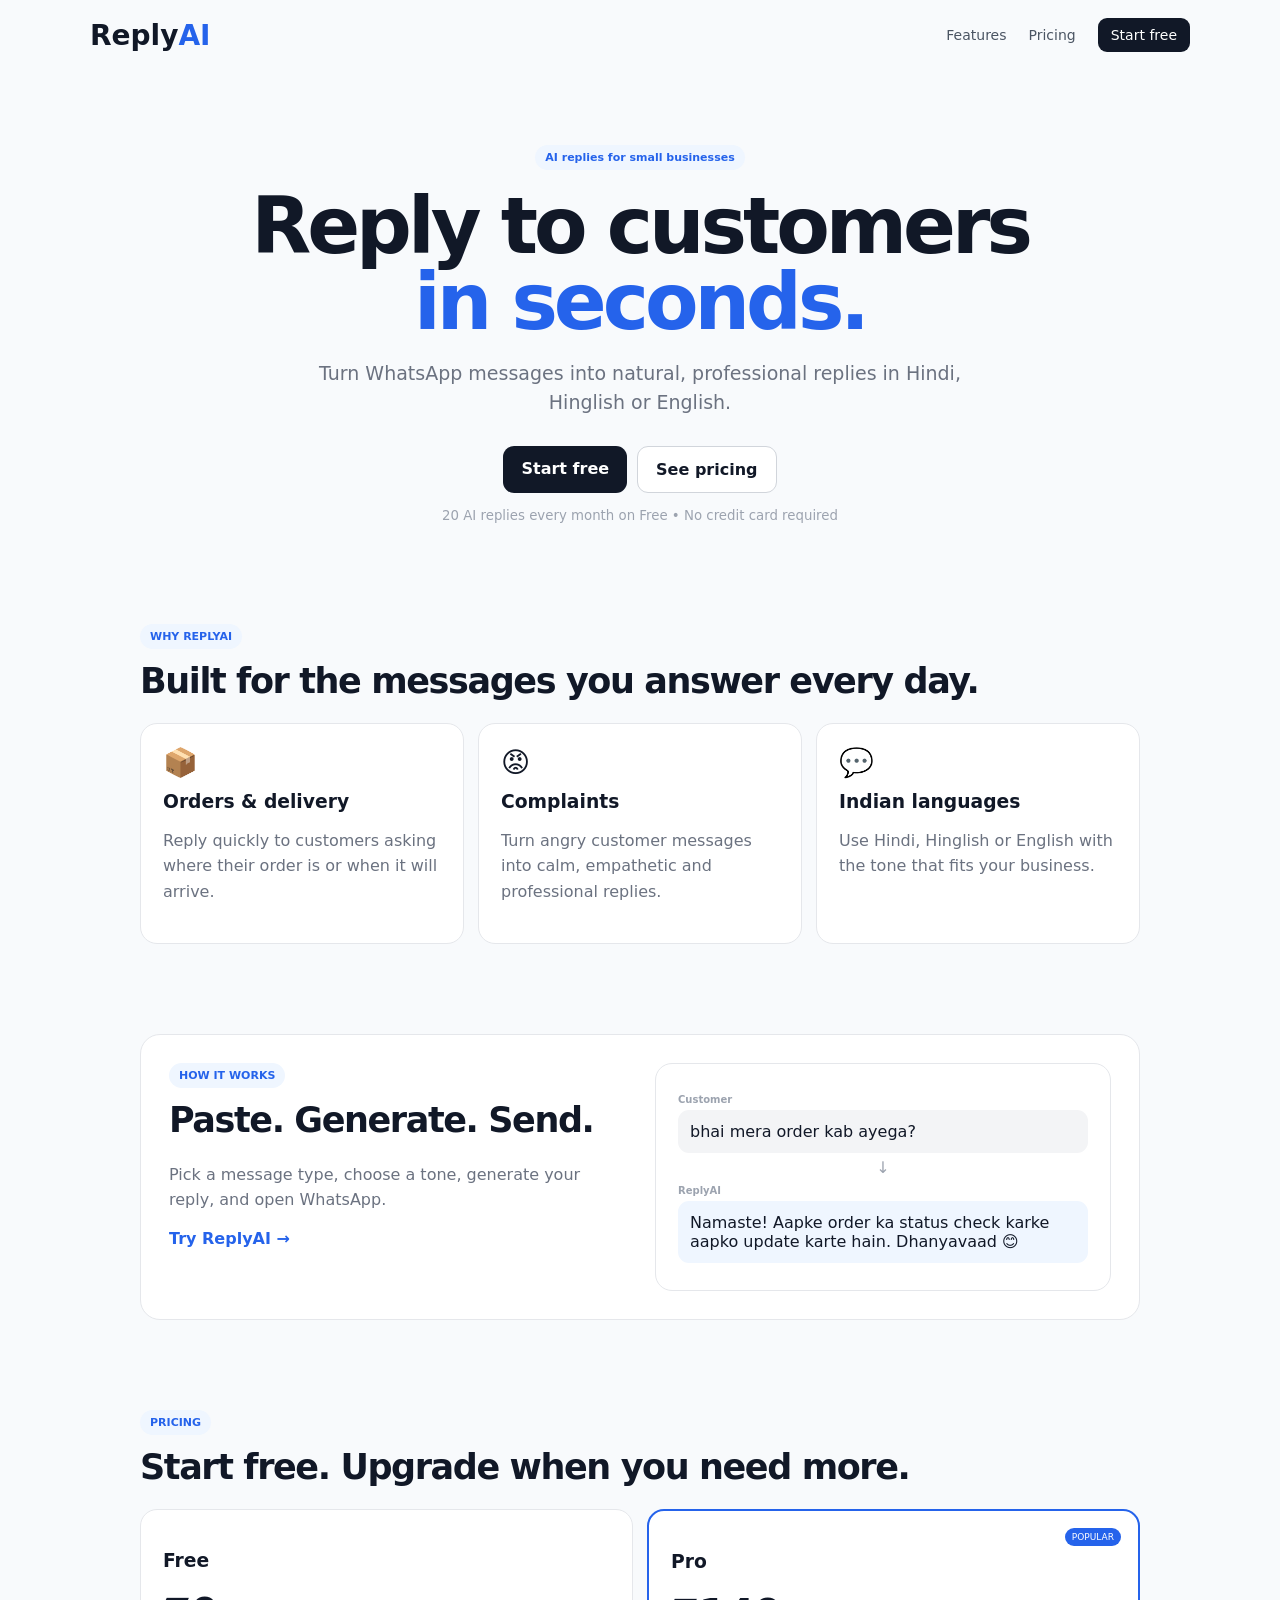
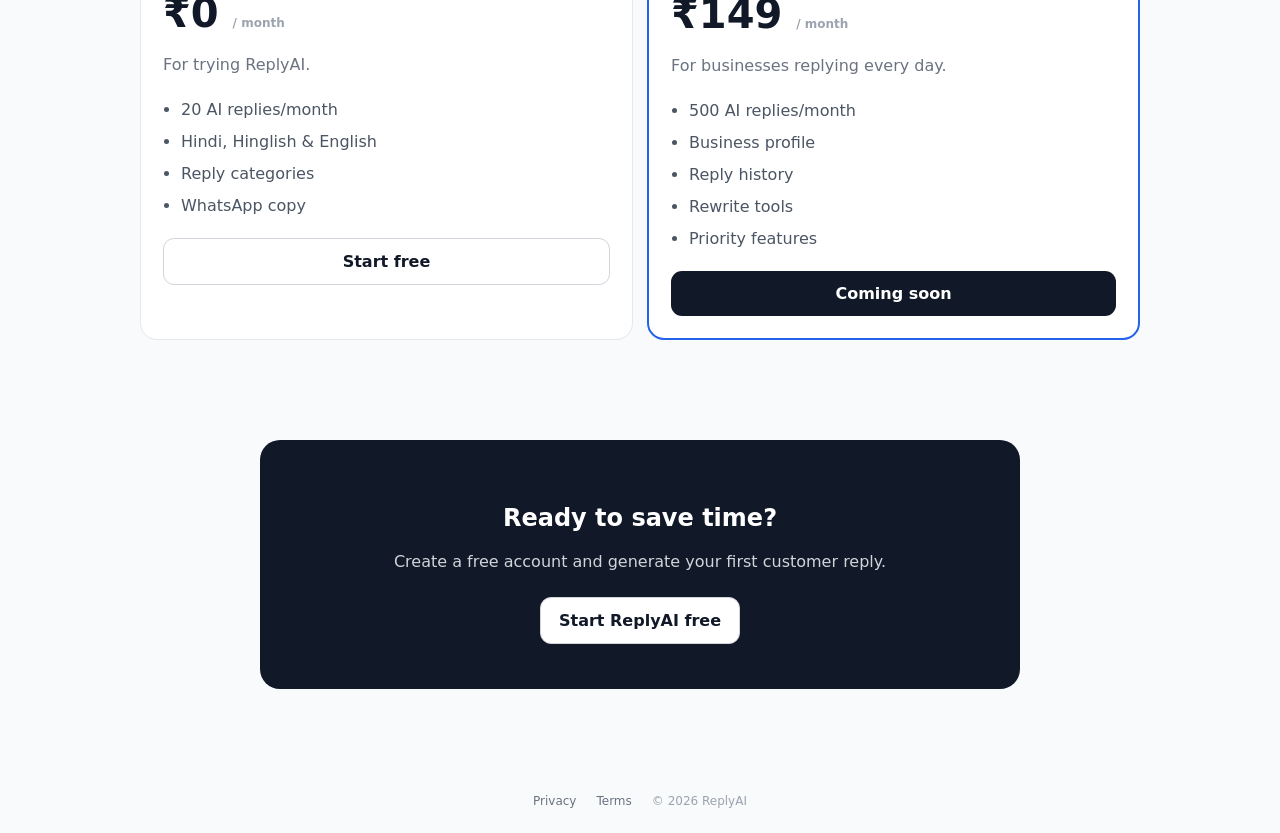
<file: index.html>
<!doctype html>
<html lang="en">
<head>
<meta charset="utf-8">
<meta name="viewport" content="width=device-width,initial-scale=1">
<meta name="theme-color" content="#111827">
<meta name="description" content="ReplyAI creates ready-to-send WhatsApp customer replies for small businesses.">
<title>ReplyAI — Customer replies in seconds</title>
<link rel="stylesheet" href="landing.css">
</head>
<body>
<header class="nav">
  <a class="brand" href="index.html">Reply<span>AI</span></a>
  <nav><a href="#features">Features</a><a href="#pricing">Pricing</a><a class="nav-btn" href="app.html">Start free</a></nav>
</header>

<main>
<section class="hero">
  <div class="pill">AI replies for small businesses</div>
  <h1>Reply to customers<br><span>in seconds.</span></h1>
  <p>Turn WhatsApp messages into natural, professional replies in Hindi, Hinglish or English.</p>
  <div class="actions"><a class="btn dark" href="app.html">Start free</a><a class="btn light" href="#pricing">See pricing</a></div>
  <small>20 AI replies every month on Free • No credit card required</small>
</section>

<section id="features" class="section">
  <div class="eyebrow">WHY REPLYAI</div>
  <h2>Built for the messages you answer every day.</h2>
  <div class="feature-grid">
    <article><div class="ico">📦</div><h3>Orders & delivery</h3><p>Reply quickly to customers asking where their order is or when it will arrive.</p></article>
    <article><div class="ico">😡</div><h3>Complaints</h3><p>Turn angry customer messages into calm, empathetic and professional replies.</p></article>
    <article><div class="ico">💬</div><h3>Indian languages</h3><p>Use Hindi, Hinglish or English with the tone that fits your business.</p></article>
  </div>
</section>

<section class="demo section">
  <div><div class="eyebrow">HOW IT WORKS</div><h2>Paste. Generate. Send.</h2><p>Pick a message type, choose a tone, generate your reply, and open WhatsApp.</p><a class="text-link" href="app.html">Try ReplyAI →</a></div>
  <div class="chat">
    <div class="label">Customer</div><div class="bubble customer">bhai mera order kab ayega?</div>
    <div class="arrow">↓</div>
    <div class="label">ReplyAI</div><div class="bubble ai">Namaste! Aapke order ka status check karke aapko update karte hain. Dhanyavaad 😊</div>
  </div>
</section>

<section id="pricing" class="section">
  <div class="eyebrow">PRICING</div><h2>Start free. Upgrade when you need more.</h2>
  <div class="pricing">
    <article class="price"><h3>Free</h3><div class="amount">₹0 <small>/ month</small></div><p>For trying ReplyAI.</p><ul><li>20 AI replies/month</li><li>Hindi, Hinglish & English</li><li>Reply categories</li><li>WhatsApp copy</li></ul><a class="btn light full" href="app.html">Start free</a></article>
    <article class="price featured"><div class="popular">POPULAR</div><h3>Pro</h3><div class="amount">₹149 <small>/ month</small></div><p>For businesses replying every day.</p><ul><li>500 AI replies/month</li><li>Business profile</li><li>Reply history</li><li>Rewrite tools</li><li>Priority features</li></ul><a class="btn dark full" href="app.html">Coming soon</a></article>
  </div>
</section>

<section class="cta"><h2>Ready to save time?</h2><p>Create a free account and generate your first customer reply.</p><a class="btn light" href="app.html">Start ReplyAI free</a></section>
</main>

<footer><a href="privacy.html">Privacy</a><a href="terms.html">Terms</a><span>© 2026 ReplyAI</span></footer>
</body>
</html>
</file>
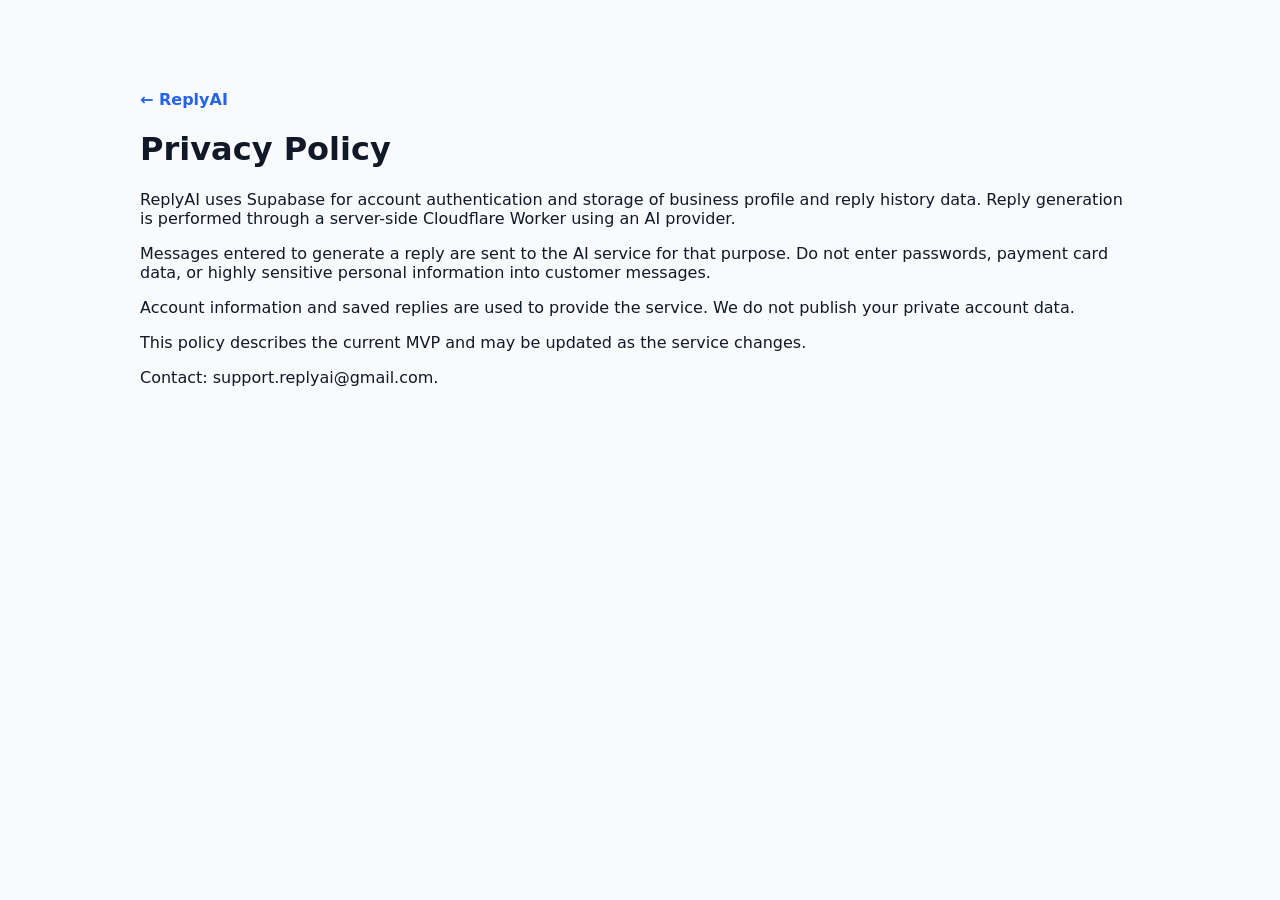
<file: privacy.html>
<!doctype html><html><head><meta charset="utf-8"><meta name="viewport" content="width=device-width,initial-scale=1"><title>ReplyAI Privacy</title><link rel="stylesheet" href="landing.css"></head><body><main class="section"><a class="text-link" href="index.html">← ReplyAI</a><h1>Privacy Policy</h1><p>ReplyAI uses Supabase for account authentication and storage of business profile and reply history data. Reply generation is performed through a server-side Cloudflare Worker using an AI provider.</p><p>Messages entered to generate a reply are sent to the AI service for that purpose. Do not enter passwords, payment card data, or highly sensitive personal information into customer messages.</p><p>Account information and saved replies are used to provide the service. We do not publish your private account data.</p><p>This policy describes the current MVP and may be updated as the service changes.</p><p>Contact: support.replyai@gmail.com.</p></main></body></html>
</file>
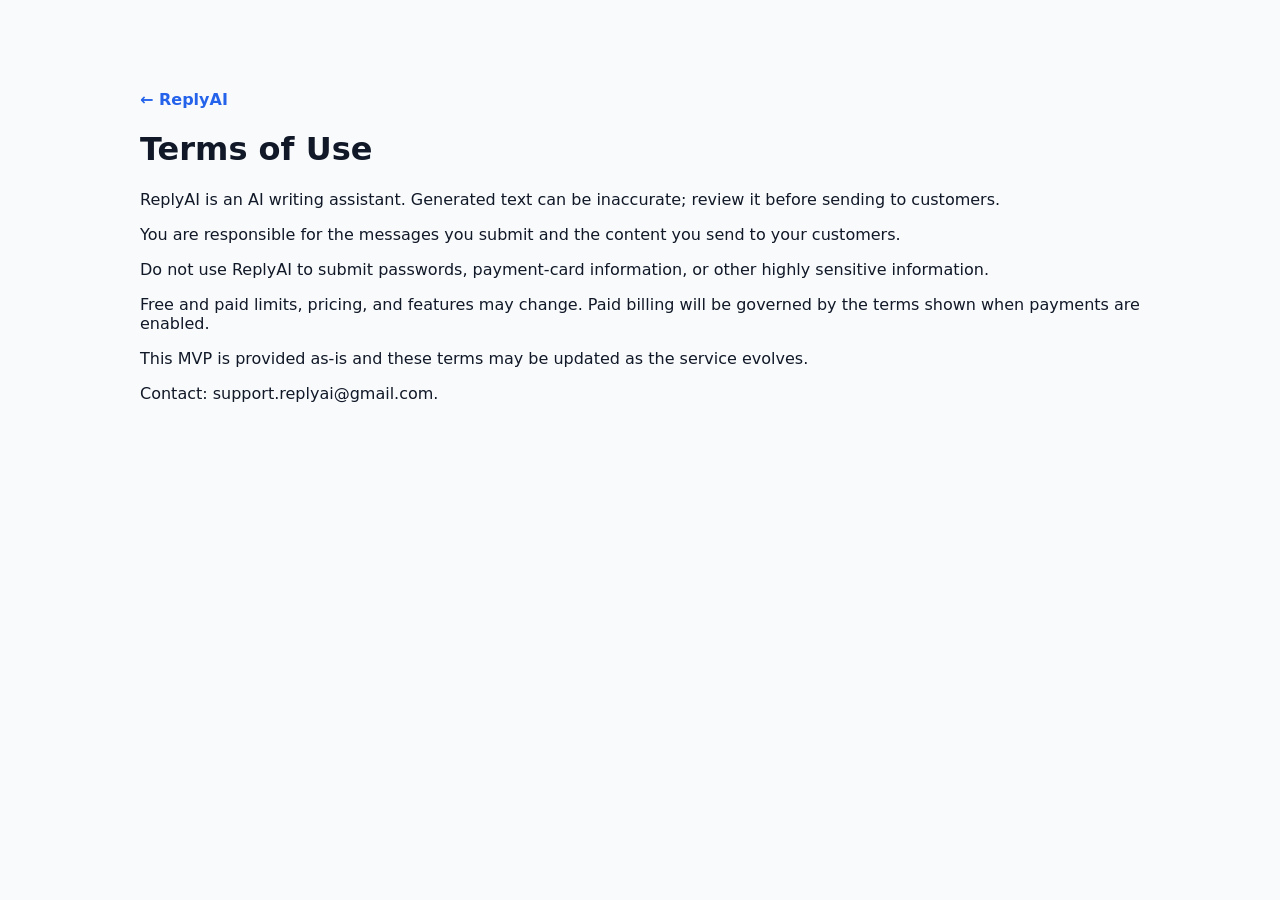
<file: terms.html>
<!doctype html><html><head><meta charset="utf-8"><meta name="viewport" content="width=device-width,initial-scale=1"><title>ReplyAI Terms</title><link rel="stylesheet" href="landing.css"></head><body><main class="section"><a class="text-link" href="index.html">← ReplyAI</a><h1>Terms of Use</h1><p>ReplyAI is an AI writing assistant. Generated text can be inaccurate; review it before sending to customers.</p><p>You are responsible for the messages you submit and the content you send to your customers.</p><p>Do not use ReplyAI to submit passwords, payment-card information, or other highly sensitive information.</p><p>Free and paid limits, pricing, and features may change. Paid billing will be governed by the terms shown when payments are enabled.</p><p>This MVP is provided as-is and these terms may be updated as the service evolves.</p><p>Contact: support.replyai@gmail.com.</p></main></body></html>
</file>
<file: landing.css>
*{box-sizing:border-box}body{margin:0;font-family:Inter,system-ui,sans-serif;color:#111827;background:#f8fafc}.nav{width:min(1100px,92%);margin:auto;padding:18px 0;display:flex;justify-content:space-between;align-items:center}.brand{font-size:28px;font-weight:900;text-decoration:none;color:#111827}.brand span{color:#2563eb}.nav nav{display:flex;align-items:center;gap:22px}.nav nav a{color:#4b5563;text-decoration:none;font-size:14px}.nav-btn{background:#111827;color:#fff!important;padding:9px 13px;border-radius:9px}.hero{text-align:center;width:min(900px,92%);margin:75px auto 100px}.pill,.eyebrow{font-size:11px;font-weight:900;color:#2563eb;background:#eff6ff;border-radius:999px;padding:6px 10px;display:inline-block}.hero h1{font-size:clamp(48px,8vw,78px);line-height:.98;letter-spacing:-4px;margin:18px 0}.hero h1 span{color:#2563eb}.hero p{font-size:19px;line-height:1.55;color:#6b7280;max-width:690px;margin:auto}.actions{display:flex;justify-content:center;gap:10px;margin:28px 0 12px}.btn{display:inline-block;text-decoration:none;font-weight:900;padding:13px 18px;border-radius:11px}.dark{background:#111827;color:#fff}.light{background:#fff;color:#111827;border:1px solid #d1d5db}.hero small{color:#9ca3af}.section{width:min(1000px,92%);margin:90px auto}.section h2,.demo h2{font-size:35px;letter-spacing:-1.4px;margin:12px 0 22px}.feature-grid,.pricing{display:grid;grid-template-columns:repeat(3,1fr);gap:14px}.feature-grid article,.price,.chat{background:#fff;border:1px solid #e5e7eb;border-radius:17px;padding:22px}.ico{font-size:28px}.feature-grid h3{margin:12px 0 6px}.feature-grid p,.demo p,.price p{color:#6b7280;line-height:1.6}.demo{display:grid;grid-template-columns:1fr 1fr;gap:30px;padding:28px;background:#fff;border:1px solid #e5e7eb;border-radius:20px}.text-link{color:#2563eb;text-decoration:none;font-weight:800}.label{font-size:10px;font-weight:900;color:#9ca3af;margin-top:8px}.bubble{padding:12px;border-radius:11px;margin:5px 0}.customer{background:#f3f4f6}.ai{background:#eff6ff}.arrow{text-align:center;color:#9ca3af}.pricing{grid-template-columns:1fr 1fr;margin-top:20px}.price{position:relative}.featured{border:2px solid #2563eb}.popular{position:absolute;right:17px;top:17px;font-size:9px;background:#2563eb;color:#fff;padding:4px 7px;border-radius:99px}.amount{font-size:40px;font-weight:900;margin:12px 0}.amount small{font-size:12px;color:#9ca3af}.price ul{padding-left:18px;color:#4b5563;line-height:2}.full{width:100%;text-align:center}.cta{width:min(760px,92%);margin:100px auto 80px;text-align:center;background:#111827;color:#fff;padding:45px 20px;border-radius:20px}.cta p{color:#d1d5db}.cta .light{margin-top:10px}.cta .btn{display:inline-block}footer{display:flex;gap:20px;justify-content:center;padding:25px;color:#9ca3af;font-size:12px}footer a{color:#6b7280;text-decoration:none}@media(max-width:700px){.feature-grid,.demo,.pricing{grid-template-columns:1fr}.nav nav a:not(.nav-btn){display:none}.hero{margin-top:45px}.hero h1{letter-spacing:-2.5px}}
</file>
